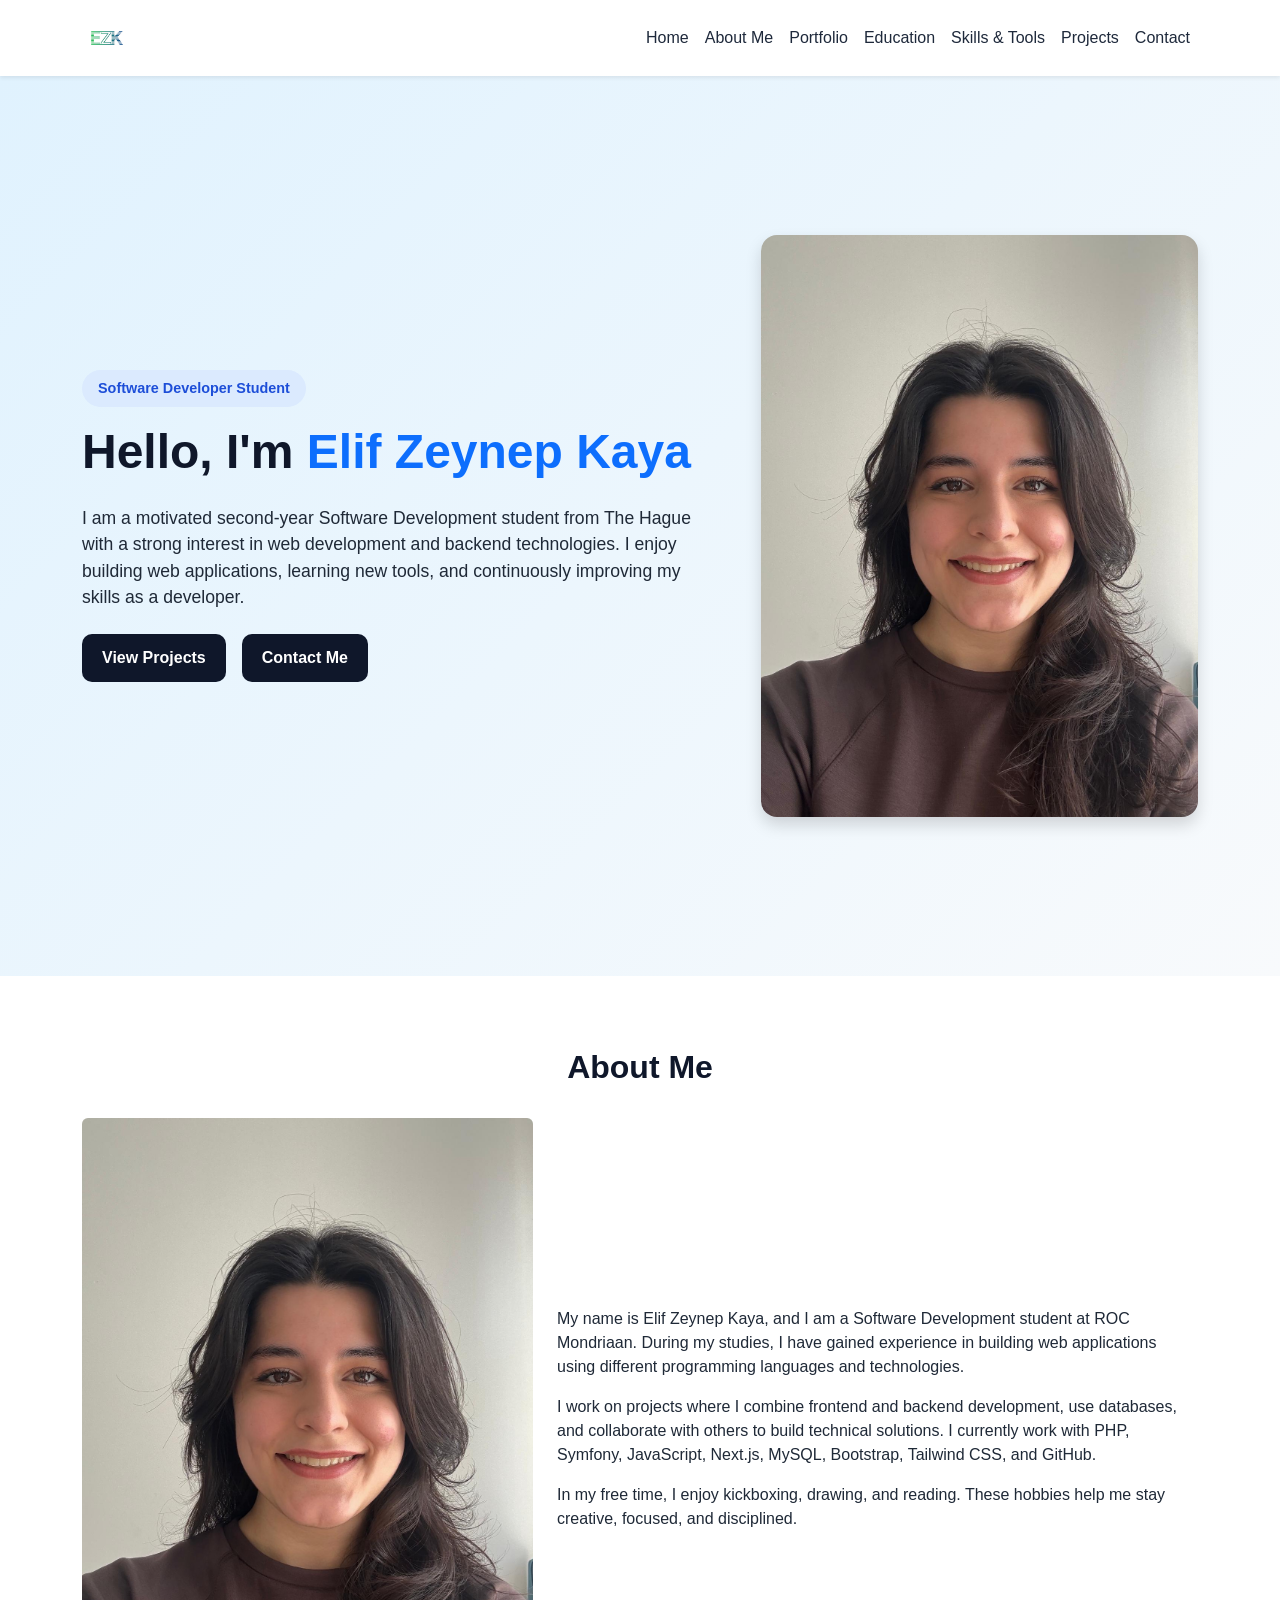
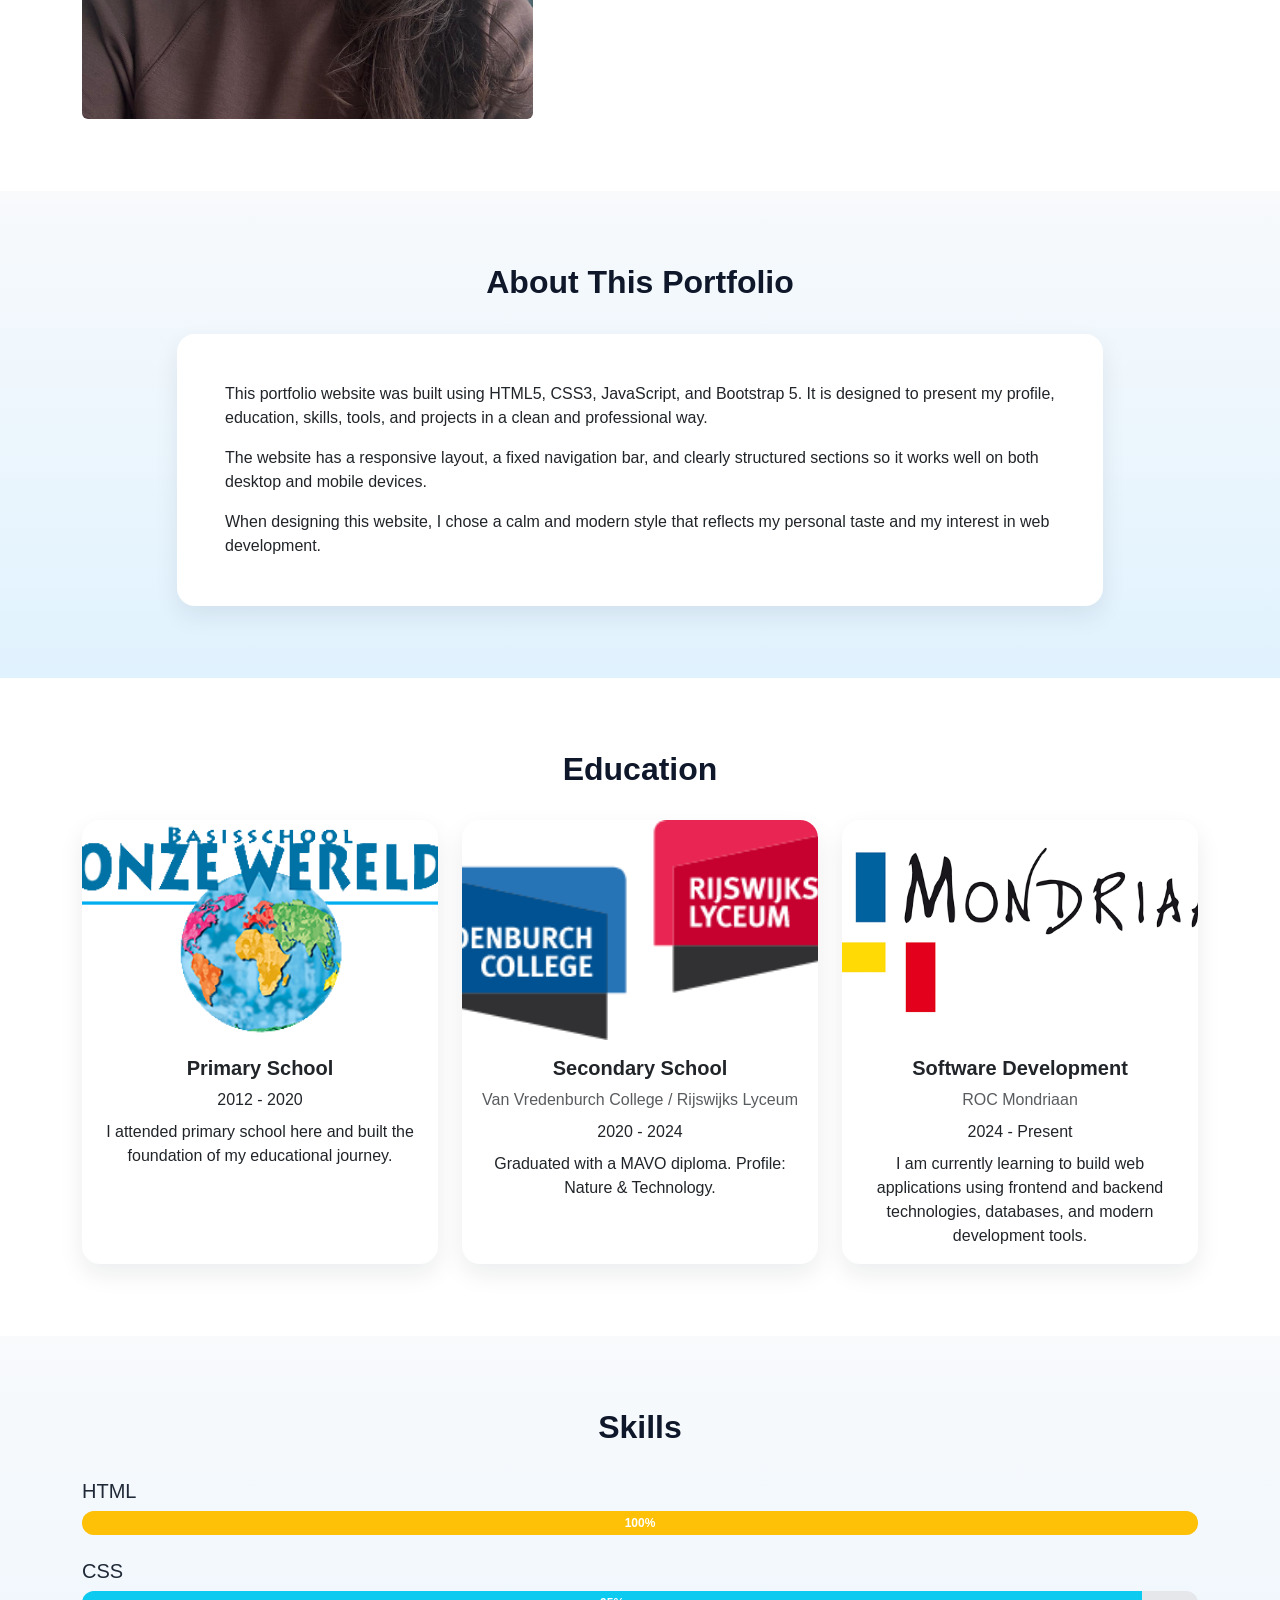
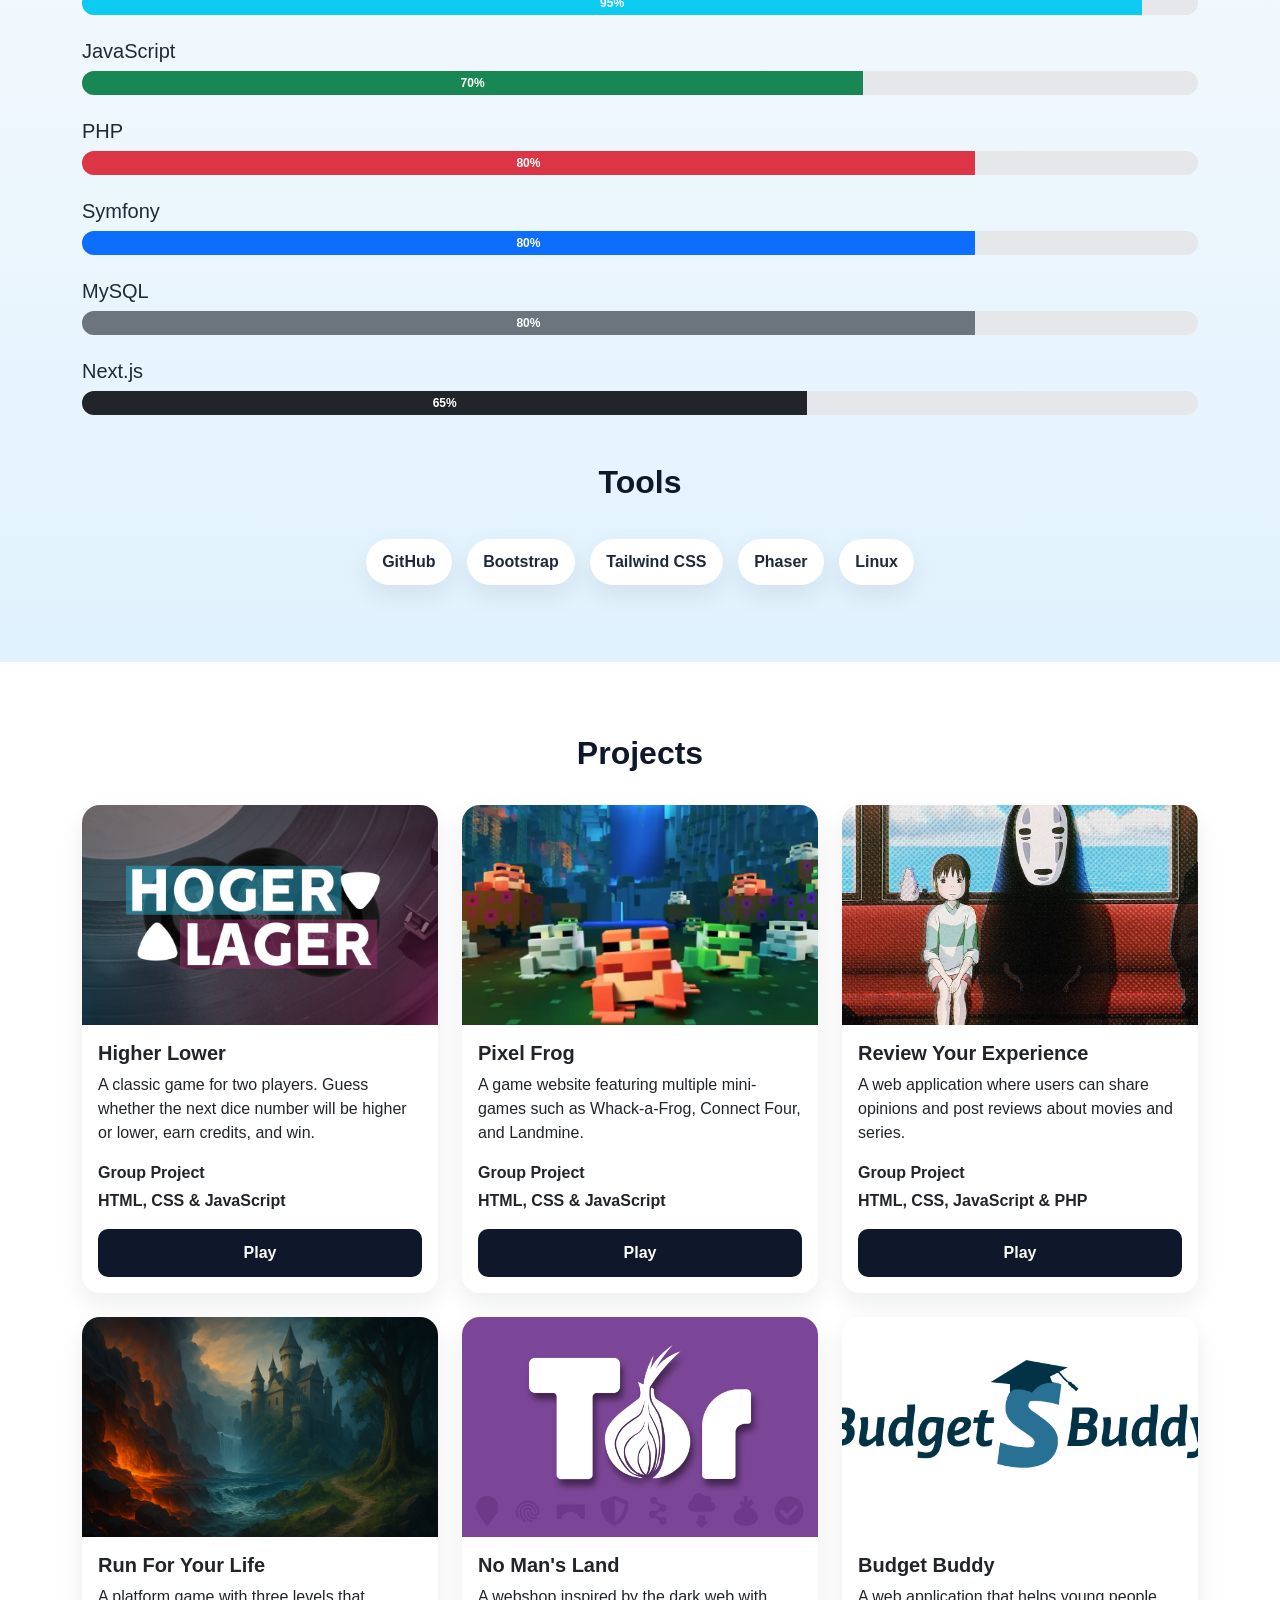
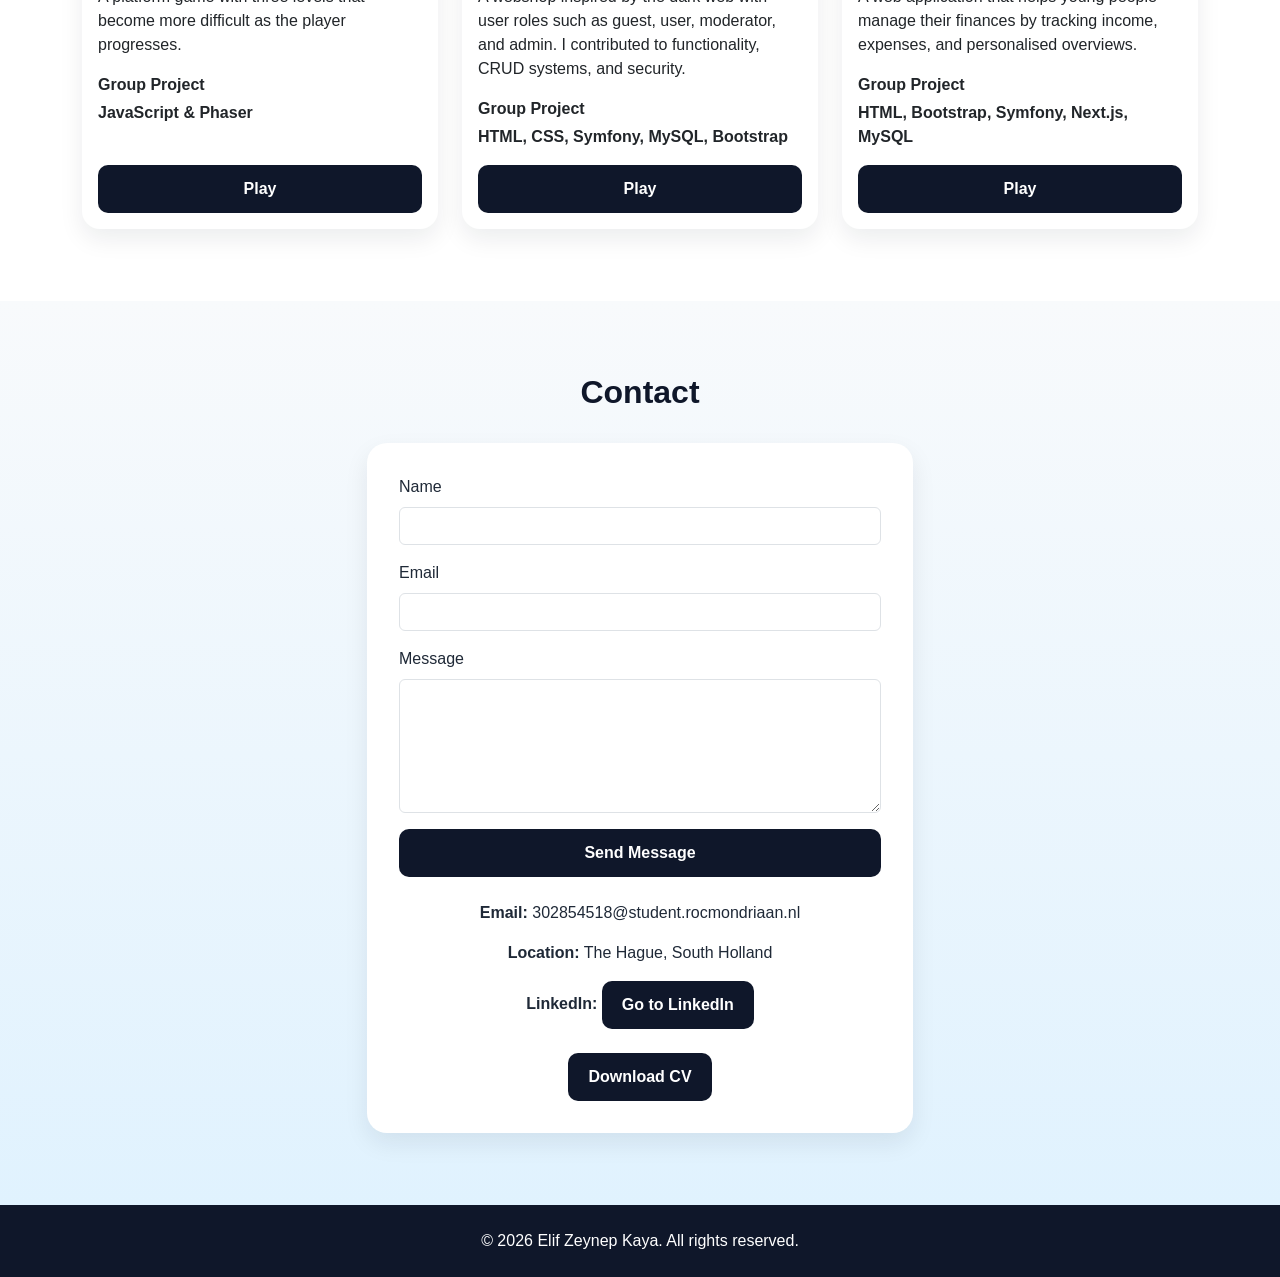
<file: index.html>
<!DOCTYPE html>
<html lang="en">
<head>
  <meta charset="UTF-8" />
  <meta name="viewport" content="width=device-width, initial-scale=1.0" />
  <title>Elif Zeynep Kaya | Portfolio</title>
  <link rel="icon" href="img/favicon.ico" type="image/x-icon" />
  <link href="https://cdn.jsdelivr.net/npm/bootstrap@5.0.2/dist/css/bootstrap.min.css" rel="stylesheet" />
  <link rel="stylesheet" href="css/style.css">
</head>
<body>

<nav class="navbar navbar-expand-lg navbar-light bg-white shadow-sm fixed-top">
  <div class="container">
    <a class="navbar-brand" href="#home">
      <img src="img/ezk2logo.avif" alt="EZ Kaya Logo" height="50" />
    </a>
    <button class="navbar-toggler" type="button" data-bs-toggle="collapse" data-bs-target="#navbarNav" aria-controls="navbarNav" aria-expanded="false" aria-label="Toggle navigation">
      <span class="navbar-toggler-icon"></span>
    </button>
    <div class="collapse navbar-collapse justify-content-end" id="navbarNav">
      <ul class="navbar-nav">
        <li class="nav-item"><a class="nav-link" href="#home">Home</a></li>
        <li class="nav-item"><a class="nav-link" href="#about">About Me</a></li>
        <li class="nav-item"><a class="nav-link" href="#portfolio">Portfolio</a></li>
        <li class="nav-item"><a class="nav-link" href="#education">Education</a></li>
        <li class="nav-item"><a class="nav-link" href="#skills">Skills & Tools</a></li>
        <li class="nav-item"><a class="nav-link" href="#projects">Projects</a></li>
        <li class="nav-item"><a class="nav-link" href="#contact">Contact</a></li>
      </ul>
    </div>
  </div>
</nav>

<header id="home" class="hero">
  <div class="container">
    <div class="row align-items-center g-5">
      <div class="col-lg-7">
        <span class="hero-badge">Software Developer Student</span>
        <h1>Hello, I'm <span class="text-primary">Elif Zeynep Kaya</span></h1>
        <p class="mt-4 mb-4">
          I am a motivated second-year Software Development student from The Hague with a strong interest in web development and backend technologies. I enjoy building web applications, learning new tools, and continuously improving my skills as a developer.
        </p>
        <div class="d-flex flex-wrap gap-3">
          <a href="#projects" class="btn btn-main">View Projects</a>
          <a href="#contact" class="btn btn-main">Contact Me</a>
        </div>
      </div>
      <div class="col-lg-5 text-center">
        <img src="img/image copy 5.png" alt="Elif Zeynep Kaya" class="img-fluid rounded-4 shadow" />
      </div>
    </div>
  </div>
</header>

<section id="about" class="py-5 section-light">
  <div class="container py-4">
    <h2 class="section-title">About Me</h2>
    <div class="row align-items-center">
      <div class="col-md-5">
        <img src="img/image copy 5.png" alt="About Me" class="img-fluid rounded" />
      </div>
      <div class="col-md-7">
        <p>
          My name is Elif Zeynep Kaya, and I am a Software Development student at ROC Mondriaan. During my studies, I have gained experience in building web applications using different programming languages and technologies.
        </p>
        <p>
          I work on projects where I combine frontend and backend development, use databases, and collaborate with others to build technical solutions. I currently work with PHP, Symfony, JavaScript, Next.js, MySQL, Bootstrap, Tailwind CSS, and GitHub.
        </p>
        <p class="mb-0">
          In my free time, I enjoy kickboxing, drawing, and reading. These hobbies help me stay creative, focused, and disciplined.
        </p>
      </div>
    </div>
  </div>
</section>

<section id="portfolio" class="py-5 section-soft">
  <div class="container py-4">
    <h2 class="section-title">About This Portfolio</h2>
    <div class="row justify-content-center">
      <div class="col-lg-10">
        <div class="card p-4 p-md-5">
          <p>
            This portfolio website was built using HTML5, CSS3, JavaScript, and Bootstrap 5. It is designed to present my profile, education, skills, tools, and projects in a clean and professional way.
          </p>
          <p>
            The website has a responsive layout, a fixed navigation bar, and clearly structured sections so it works well on both desktop and mobile devices.
          </p>
          <p class="mb-0">
            When designing this website, I chose a calm and modern style that reflects my personal taste and my interest in web development.
          </p>
        </div>
      </div>
    </div>
  </div>
</section>

<section id="education" class="py-5 section-light">
  <div class="container py-4">
    <h2 class="section-title">Education</h2>
    <div class="row g-4 justify-content-center">
      <div class="col-md-4">
        <div class="card education-card h-100">
          <img src="img/onze_werled.webp" class="card-img-top" alt="Primary School" />
          <div class="card-body text-center">
            <h5 class="fw-bold">Primary School</h5>
            <p class="mb-2">2012 - 2020</p>
            <p class="mb-0">I attended primary school here and built the foundation of my educational journey.</p>
          </div>
        </div>
      </div>

      <div class="col-md-4">
        <div class="card education-card h-100">
          <img src="img/school_logo.png" class="card-img-top" alt="Van Vredenburch College / Rijswijks Lyceum" />
          <div class="card-body text-center">
            <h5 class="fw-bold">Secondary School</h5>
            <p class="text-muted mb-2">Van Vredenburch College / Rijswijks Lyceum</p>
            <p class="mb-2">2020 - 2024</p>
            <p class="mb-0">Graduated with a MAVO diploma. Profile: Nature & Technology.</p>
          </div>
        </div>
      </div>

      <div class="col-md-4">
        <div class="card education-card h-100">
          <img src="img/roc_mondriaan_logo.png" class="card-img-top" alt="ROC Mondriaan" />
          <div class="card-body text-center">
            <h5 class="fw-bold">Software Development</h5>
            <p class="text-muted mb-2">ROC Mondriaan</p>
            <p class="mb-2">2024 - Present</p>
            <p class="mb-0">I am currently learning to build web applications using frontend and backend technologies, databases, and modern development tools.</p>
          </div>
        </div>
      </div>
    </div>
  </div>
</section>

<section id="skills" class="py-5 section-soft">
  <div class="container py-4">
    <h2 class="section-title">Skills</h2>

    <div class="mb-4">
      <h5>HTML</h5>
      <div class="progress">
        <div class="progress-bar bg-warning" style="width: 100%;">100%</div>
      </div>
    </div>

    <div class="mb-4">
      <h5>CSS</h5>
      <div class="progress">
        <div class="progress-bar bg-info" style="width: 95%;">95%</div>
      </div>
    </div>

    <div class="mb-4">
      <h5>JavaScript</h5>
      <div class="progress">
        <div class="progress-bar bg-success" style="width: 70%;">70%</div>
      </div>
    </div>

    <div class="mb-4">
      <h5>PHP</h5>
      <div class="progress">
        <div class="progress-bar bg-danger" style="width: 80%;">80%</div>
      </div>
    </div>

    <div class="mb-4">
      <h5>Symfony</h5>
      <div class="progress">
        <div class="progress-bar bg-primary" style="width: 80%;">80%</div>
      </div>
    </div>

    <div class="mb-4">
      <h5>MySQL</h5>
      <div class="progress">
        <div class="progress-bar bg-secondary" style="width: 80%;">80%</div>
      </div>
    </div>

    <div class="mb-4">
      <h5>Next.js</h5>
      <div class="progress">
        <div class="progress-bar bg-dark" style="width: 65%;">65%</div>
      </div>
    </div>

    <h2 class="section-title mt-5">Tools</h2>
    <div class="text-center">
      <span class="tool-badge">GitHub</span>
      <span class="tool-badge">Bootstrap</span>
      <span class="tool-badge">Tailwind CSS</span>
      <span class="tool-badge">Phaser</span>
      <span class="tool-badge">Linux</span>
    </div>
  </div>
</section>

<section id="projects" class="py-5 section-light">
  <div class="container py-4">
    <h2 class="section-title">Projects</h2>
    <div class="row g-4">
      <div class="col-md-6 col-lg-4">
        <div class="card project-card h-100">
          <img src="img/image copy 3.png" class="card-img-top" alt="Higher Lower Game Logo" />
          <div class="card-body d-flex flex-column">
            <h5 class="card-title fw-bold">Higher Lower</h5>
            <p class="card-text">A classic game for two players. Guess whether the next dice number will be higher or lower, earn credits, and win.</p>
            <p class="mb-1"><strong>Group Project</strong></p>
            <p class="mb-3"><strong>HTML, CSS & JavaScript</strong></p>
            <a href="../hol/index.html" class="btn btn-main mt-auto">Play</a>
          </div>
        </div>
      </div>

      <div class="col-md-6 col-lg-4">
        <div class="card project-card h-100">
          <img src="img/image copy 2.png" class="card-img-top" alt="Pixel Frog Game" />
          <div class="card-body d-flex flex-column">
            <h5 class="card-title fw-bold">Pixel Frog</h5>
            <p class="card-text">A game website featuring multiple mini-games such as Whack-a-Frog, Connect Four, and Landmine.</p>
            <p class="mb-1"><strong>Group Project</strong></p>
            <p class="mb-3"><strong>HTML, CSS & JavaScript</strong></p>
            <a href="../start_pagina/index.html" class="btn btn-main mt-auto">Play</a>
          </div>
        </div>
      </div>

      <div class="col-md-6 col-lg-4">
        <div class="card project-card h-100">
          <img src="img/rye.avif" class="card-img-top" alt="Review Your Experience" />
          <div class="card-body d-flex flex-column">
            <h5 class="card-title fw-bold">Review Your Experience</h5>
            <p class="card-text">A web application where users can share opinions and post reviews about movies and series.</p>
            <p class="mb-1"><strong>Group Project</strong></p>
            <p class="mb-3"><strong>HTML, CSS, JavaScript & PHP</strong></p>
            <a href="../sd24-project-p03-review-your-experience-team-hb-ezk/index.php" class="btn btn-main mt-auto">Play</a>
          </div>
        </div>
      </div>

      <div class="col-md-6 col-lg-4">
        <div class="card project-card h-100">
          <img src="img/Backround-startscreen.png" class="card-img-top" alt="Run For Your Life" />
          <div class="card-body d-flex flex-column">
            <h5 class="card-title fw-bold">Run For Your Life</h5>
            <p class="card-text">A platform game with three levels that become more difficult as the player progresses.</p>
            <p class="mb-1"><strong>Group Project</strong></p>
            <p class="mb-3"><strong>JavaScript & Phaser</strong></p>
            <a href="../runForYourLife/" class="btn btn-main mt-auto">Play</a>
          </div>
        </div>
      </div>

      <div class="col-md-6 col-lg-4">
        <div class="card project-card h-100">
          <img src="img/image copy.png" class="card-img-top" alt="No Man's Land" />
          <div class="card-body d-flex flex-column">
            <h5 class="card-title fw-bold">No Man's Land</h5>
            <p class="card-text">A webshop inspired by the dark web with user roles such as guest, user, moderator, and admin. I contributed to functionality, CRUD systems, and security.</p>
            <p class="mb-1"><strong>Group Project</strong></p>           
            <p class="mb-3"><strong>HTML, CSS, Symfony, MySQL, Bootstrap</strong></p>
            <a href="#" class="btn btn-main mt-auto">Play</a>
          </div>
        </div>
      </div>

      <div class="col-md-6 col-lg-4">
        <div class="card project-card h-100">
          <img src="img/image.png" class="card-img-top" alt="Budget Buddy" />
          <div class="card-body d-flex flex-column">
            <h5 class="card-title fw-bold">Budget Buddy</h5>
            <p class="card-text">A web application that helps young people manage their finances by tracking income, expenses, and personalised overviews.</p>
            <p class="mb-1"><strong>Group Project</strong></p>
            <p class="mb-3"><strong>HTML, Bootstrap, Symfony, Next.js, MySQL</strong></p>
            <a href="#" class="btn btn-main mt-auto">Play</a>
          </div>
        </div>
      </div>
    </div>
  </div>
</section>

<section id="contact" class="py-5 section-soft">
  <div class="container py-4">
    <h2 class="section-title">Contact</h2>
    <div class="row justify-content-center">
      <div class="col-lg-6">
        <div class="contact-box">
          <form>
            <div class="mb-3">
              <label class="form-label">Name</label>
              <input type="text" class="form-control" required>
            </div>
            <div class="mb-3">
              <label class="form-label">Email</label>
              <input type="email" class="form-control" required>
            </div>
            <div class="mb-3">
              <label class="form-label">Message</label>
              <textarea class="form-control" rows="5" required></textarea>
            </div>
            <button type="submit" class="btn btn-main w-100">Send Message</button>
          </form>

          <div class="text-center mt-4">
            <p><strong>Email:</strong> 302854518@student.rocmondriaan.nl</p>
            <p><strong>Location:</strong> The Hague, South Holland</p>
            <p><strong>LinkedIn:</strong> <a href="https://www.linkedin.com/in/elif-k-20955a364/"><button class="btn btn-main mt-auto">Go to LinkedIn</button></a></p>
            <a href="document_cv/Document_4_cv.docx" download class="btn btn-main mt-2">Download CV</a>
          </div>
        </div>
      </div>
    </div>
  </div>
</section>

<footer class="py-4 text-center">
  <p class="mb-0">&copy; 2026 Elif Zeynep Kaya. All rights reserved.</p>
</footer>

<script src="https://cdn.jsdelivr.net/npm/bootstrap@5.0.2/dist/js/bootstrap.bundle.min.js"></script>
</body>
</html>
</file>
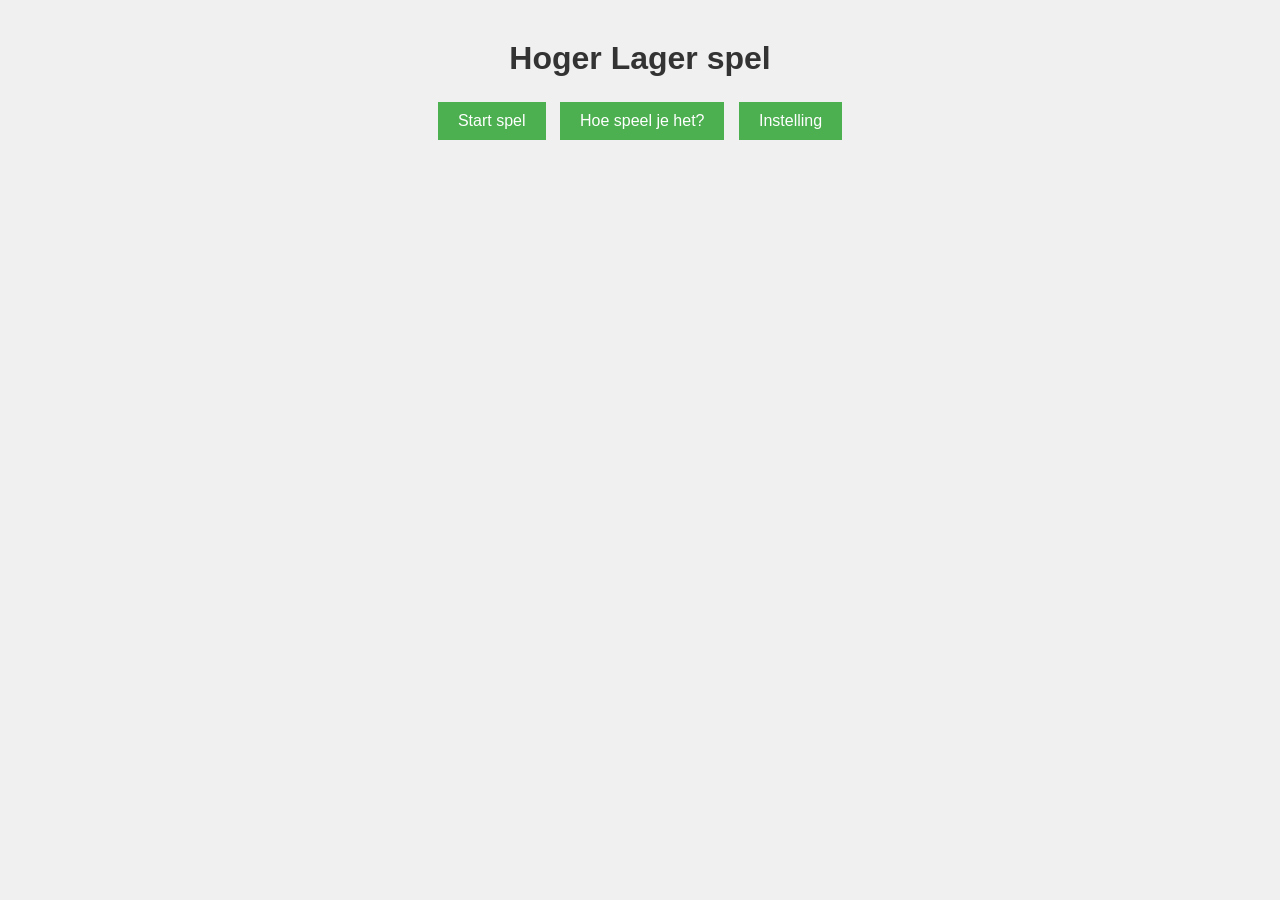
<file: hol/index.html>
<!DOCTYPE html>
<html lang="en">
<head>
    <meta charset="UTF-8">
    <meta name="viewport" content="width=device-width, initial-scale=1.0">
    <title>Hoger Lager spel</title>
    <link rel="stylesheet" href="css/style.css">

</head>
<body>
    <div id="frontPage" class="page">
        <h1>Hoger Lager spel</h1>
        <button onclick="showPage('gamePage')">Start spel</button> <!-- Start spel knop -->
        <button onclick="showPage('howToPlayPage')">Hoe speel je het?</button> <!-- Hoe te spelen knop -->
        <button onclick="showPage('settingsPage')">Instelling</button> <!-- Instellingen knop -->
    </div>
    <div id="gamePage" class="page">
        <h2>2 Spelers Hoger Lager</h2>
        <div id="diceGame">
            <div class="dice" id="dice1">1</div> <!-- Dobbelsteen 1 -->
            <div class="dice" id="dice2">1</div> <!-- Dobbelsteen 2 -->
        </div>
        <div id="currentGuess">Is het volgende getal Hoger of Lager?</div> <!-- Huidige gok tekst -->
        <div id="scoreBoard">
            <h3>Credits</h3>
            <p>Speler 1: <span id="player1Score">0</span></p> <!-- Score voor Speler 1 -->
            <p>Speler 2: <span id="player2Score">0</span></p> <!-- Score voor Speler 2 -->
        </div>
        <button id="rollButton">Roll Dobbelsteen</button> <!-- Rol dobbelsteen knop -->
        <button id="higherButton" class="hidden">Hoger</button> <!-- Hoger knop -->
        <button id="lowerButton" class="hidden">Lager</button> <!-- Lager knop -->
        <div id="result"></div> <!-- Resultaat weergave -->
        <div id="winnerMessage"></div> <!-- Winnaar boodschap -->
        <div id="finalWinner"></div> <!-- Finale winnaar boodschap -->
        <button onclick="showPage('frontPage')">Terug naar menu</button> <!-- Terug naar menu knop -->
    </div>
    <div id="howToPlayPage" class="page">
        <h2>Hoe speel je het?</h2>
        <p>Speler 1 gooit de dobbelsteen en gaat gokken of het volgende getal hoger of lager is dan het huidige getal. Als je het goed hebt geraden, blijf je aan de beurt. Zodra de speler het fout heeft geraden, is de volgende speler aan de beurt. De speler met 10 punten wint! Succes!</p>
        <button onclick="showPage('frontPage')">Terug naar menu</button> <!-- Terug naar menu knop -->
    </div>
    <div id="settingsPage" class="page">
        <h2>Instellingen</h2>
        <button onclick="showPage('frontPage')">Terug naar menu</button> <!-- Terug naar menu knop -->
    </div>
    <script src="js/script.js"></script>
</body>
</html>
</file>
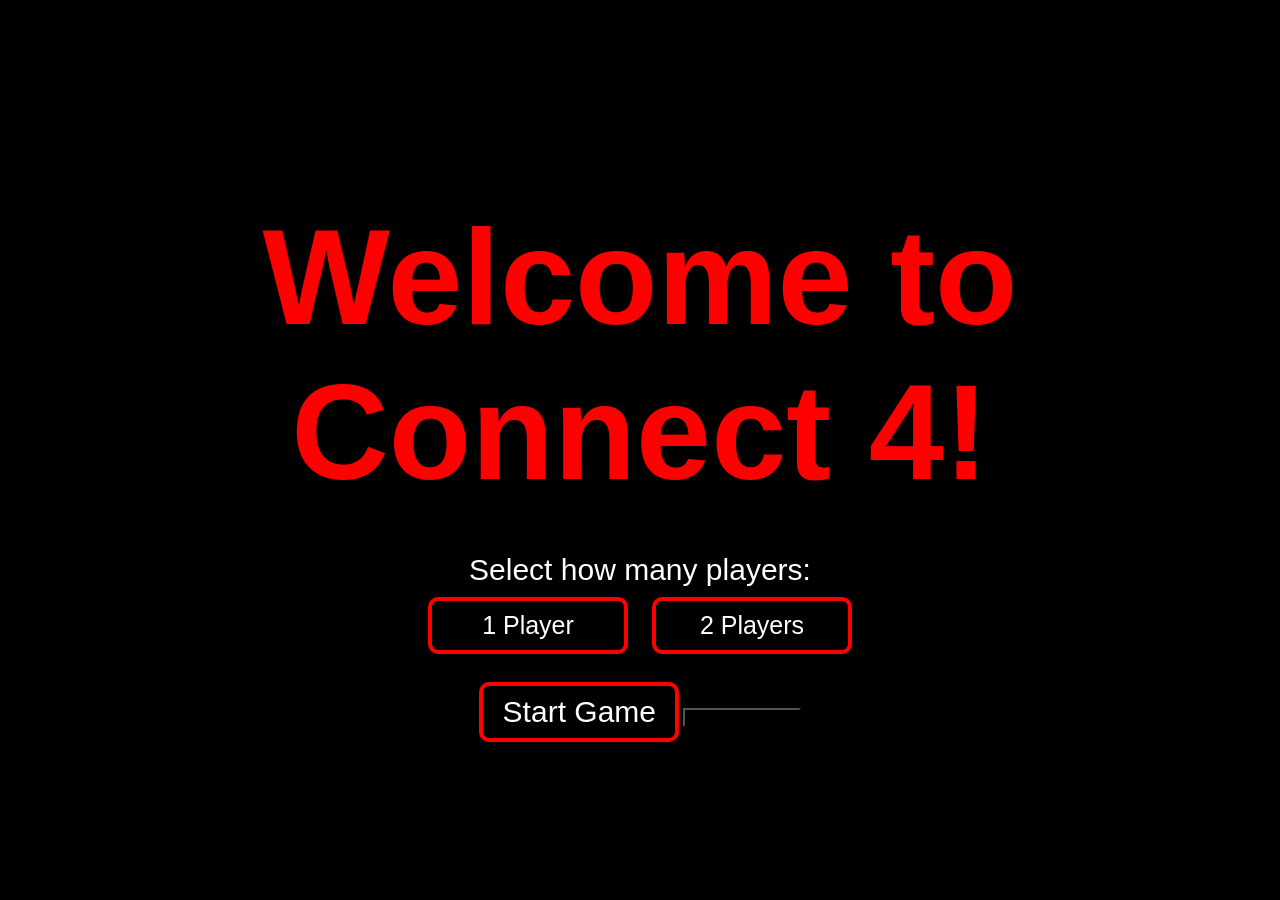
<file: start pagina/connect-4/hp.html>
<!DOCTYPE html>
<html lang="en">
<head>
    <meta charset="UTF-8">
    <meta name="viewport" content="width=device-width, initial-scale=1.0">
    <title>Home Page</title>
    <link rel="stylesheet" href="css/hp.css">
    <link href="https://fonts.cdnfonts.com/css/bloody" rel="stylesheet">
</head>
<body>
    <div class="container">
        <h1>Welcome to Connect 4!</h1>
        <div class="name">
            <h2 id="myH2"></h2><br>
            <h3 class="myH3" id="myH3">To start the game, select the game mode and fill in your names.</h3>
            
            <label class="select">Select how many players:</label><br>
            <button id="1PlayerBtn" class="selectPlayerBtn">1 Player</button>
            <button id="2PlayersBtn" class="selectPlayerBtn">2 Players</button><br><br>

            <div id="fillInYourName">
                <label id="player1Label" class="nameLabel">Enter Player 1 Name:</label>
                <input type="text" id="player1Name" placeholder="Enter Player 1 name"><br><br>

                <div id="player2Section">
                    <label id="player2Label" class="nameLabel">Enter Player 2 Name:</label>
                    <input type="text" id="player2Name" placeholder="Enter Player 2 name"><br><br>
                </div>

                <button id="submitNamesBtn">Submit</button><br><br>
                <p id="error-message" class="error-message"></p>
            </div>
        </div>

        <div class="btn-box">
            <button class="start-game" id="start-game" onclick="window.location.href='game.html';" disabled>Start Game</button>
            <button class="goBackToTheHomepage" onclick="goBackToTheHomepage()">Back to Homepage</button>


        </div>
    </div>
    <script src="js/hp.js"></script>
</body>
</html>
</file>
<file: css/style.css>
:root {
  --primary-color: #0f172a;
  --secondary-color: #1e293b;
  --accent-color: #0ea5e9;
  --light-bg: #f8fafc;
  --section-bg: #e0f2fe;
  --card-shadow: 0 10px 25px rgba(15, 23, 42, 0.08);
}

html {
  scroll-behavior: smooth;
}

body {
  background-color: var(--light-bg);
  color: #1f2937;
  font-family: Arial, Helvetica, sans-serif;
  padding-top: 76px;
}

.navbar {
  background-color: rgba(255, 255, 255, 0.96) !important;
  backdrop-filter: blur(8px);
}

.nav-link {
  font-weight: 500;
  color: var(--secondary-color) !important;
}

.nav-link:hover {
  color: var(--accent-color) !important;
}

.hero {
  min-height: 100vh;
  display: flex;
  align-items: center;
  background: linear-gradient(135deg, #e0f2fe 0%, #f8fafc 100%);
}

.hero-badge {
  display: inline-block;
  padding: 0.5rem 1rem;
  background-color: #dbeafe;
  color: #1d4ed8;
  border-radius: 999px;
  font-size: 0.9rem;
  font-weight: 600;
  margin-bottom: 1rem;
}

.hero h1 {
  font-size: 3rem;
  font-weight: 700;
  color: var(--primary-color);
}

.hero p {
  font-size: 1.1rem;
  max-width: 700px;
}

.section-title {
  font-size: 2rem;
  font-weight: 700;
  color: var(--primary-color);
  margin-bottom: 2rem;
  text-align: center;
}

.section-light {
  background-color: white;
}

.section-soft {
  background: linear-gradient(180deg, #f8fafc 0%, #e0f2fe 100%);
}

.card {
  border: none;
  border-radius: 18px;
  box-shadow: var(--card-shadow);
  overflow: hidden;
  height: 100%;
}

.project-card img,
.education-card img {
  height: 220px;
  object-fit: cover;
}

.progress {
  height: 24px;
  border-radius: 999px;
  background-color: #e5e7eb;
}

.progress-bar {
  font-weight: 700;
}

.tool-badge {
  display: inline-block;
  background: white;
  padding: 0.7rem 1rem;
  margin: 0.35rem;
  border-radius: 999px;
  box-shadow: var(--card-shadow);
  font-weight: 600;
  color: var(--secondary-color);
}

.btn-main {
  background-color: var(--primary-color);
  border: none;
  color: white;
  padding: 0.75rem 1.25rem;
  border-radius: 10px;
  font-weight: 600;
}

.btn-main:hover {
  background-color: #111827;
  color: white;
}

.contact-box {
  background: white;
  border-radius: 20px;
  box-shadow: var(--card-shadow);
  padding: 2rem;
}

footer {
  background: var(--primary-color);
  color: white;
}

@media (max-width: 768px) {
  .hero h1 {
    font-size: 2.2rem;
  }

  .project-card img,
  .education-card img {
    height: 180px;
  }
}
</file>
<file: hol/css/style.css>
body {
    background-color: #f0f0f0; /* Achtergrondkleur van de pagina */
    font-family: Arial, sans-serif; /* Lettertype van de pagina */
    text-align: center; /* Tekst centreren */
    margin: 0; /* Geen marge */
    padding: 20px; /* Padding rondom de pagina */
}
h1, h2, button {
    margin: 20px; /* Ruimte rond kopjes en knoppen */
    color: #333; /* Kleur van de tekst */
}
.page {
    display: none; /* Pagina's zijn standaard verborgen */
}
#frontPage {
    display: block; /* Beginpagina is zichtbaar */
}
button {
    background-color: #4CAF50; /* Kleur van de knoppen */
    border: none; /* Geen rand */
    padding: 10px 20px; /* Padding binnen de knoppen */
    font-size: 16px; /* Lettergrootte */
    cursor: pointer; /* Cursor verandert bij hover */
    color: white; /* Kleur van de tekst op de knoppen */
    margin: 5px; /* Ruimte tussen knoppen */
}
button:hover {
    background-color: #45a049; /* Kleur van de knop bij hover */
}
#diceGame {
    margin-top: 20px; /* Ruimte boven het dobbelspel */
}
.dice {
    width: 60px; /* Breedte van de dobbelstenen */
    height: 60px; /* Hoogte van de dobbelstenen */
    margin: 20px; /* Ruimte rond de dobbelstenen */
    background-color: #fff; /* Achtergrondkleur van dobbelstenen */
    border: 2px solid #333; /* Rand van dobbelstenen */
    display: inline-block; /* Dobbelstenen naast elkaar */
    font-size: 30px; /* Lettergrootte van de dobbelstenen */
    line-height: 60px; /* Verticaal centreren van de tekst in dobbelstenen */
}
#winnerMessage {
    font-size: 20px; /* Grootte van de winnaar boodschap */
    color: red; /* Kleur van de winnaar boodschap */
    display: none; /* Standaard verborgen */
}
#finalWinner {
    font-size: 24px; /* Grootte van de finale winnaar boodschap */
    color: blue; /* Kleur van de finale winnaar boodschap */
    display: none; /* Standaard verborgen */
}
#currentGuess {
    margin-top: 10px; /* Ruimte boven de huidige gok tekst */
}
</file>
<file: start pagina/connect-4/css/hp.css>
* {
    margin: 0;
    padding: 0;
    background-color: black;
}

@import url('https://fonts.cdnfonts.com/css/bloody');

h1 {
    color: red;
    font-family: 'Bloody', sans-serif;
    font-size: 135px;
    text-align: center;
    margin-top: 200px;
}

#myH2 {
    font-family: 'Bloody', sans-serif;
    font-size: 45px;
    text-align: center;
    color: white;
    margin: 25px;
}

#myH3 {
    font-family: 'Bloody', sans-serif;
    font-size: 25px;
    color: white;
    text-align: center;
    margin: 20px;
    display: none;
}

#player1Name, #player2Name {
    font-family: 'Bloody', sans-serif;
    font-size: 25px;
    color: white;
    background-color: black;
    border: 4px solid red;
    border-radius: 10px;
    padding: 10px;
    width: 300px;
    box-shadow: red;
    margin: 10px;
}

#player1Name::placeholder, #player2Name::placeholder {
    color: white;
}

#player1Label, #player2Label {
    font-family: 'Bloody', sans-serif;
    font-size: 30px;
    color: white;
    text-align: center;
}

.selectPlayerBtn {
    font-family: 'Bloody', sans-serif;
    font-size: 25px;
    color: white;
    background-color: black;
    border: 4px solid red;
    border-radius: 10px;
    padding: 10px;
    width: 200px;
    box-shadow: red;
    margin: 10px;
    cursor: pointer;
}

.selectPlayerBtn:hover {
    background-color: red;
    color: black;
}

.start-game {
    font-size: 30px;
    width: 200px;
    height: 60px;
    color: white;
    font-family: 'Bloody', sans-serif;
    border: 4px solid red;
    border-radius: 10px;
    background-color: black;
    box-shadow: red;
    cursor: pointer;
}

.start-game:hover {
    background-color: red;
    color: black;
}

.container {
    text-align: center;
}

#submitNamesBtn {
    font-family: 'Bloody', sans-serif;
    font-size: 30px;
    color: white;
    background-color: black;
    border: 4px solid red;
    border-radius: 10px;
    padding: 10px;
    width: 150px;
    box-shadow: red;
    cursor: pointer;
}

#submitNamesBtn:hover {
    background-color: red;
    color: black;
}

::placeholder {
    color: white;
}


.myH3 {
    font-family: 'Bloody', sans-serif;
    font-size: 25px;
    color: white;
    text-align: center;
    margin: 20px ;
    display: none;
}

#myText {
    font-family: 'Bloody', sans-serif;
    font-size: 30px;
    color: white;
    background-color: black;
    border: 4px solid red;
    border-radius: 10px;
    padding: 10px;
    width: 300px;
    box-shadow: red;
    cursor: pointer;
    
}

#myText:hover {
    background-color: red; 
    color: black; 
}

.start-game {
    font-size: 30px;
    width: 200px;
    height: 60px;
    color: white;
    font-family: 'Bloody', sans-serif;
    border: 4px solid red;
    border-radius: 10px;
    background-color: black;
    box-shadow: red, ;
    cursor: pointer;
}

.start-game:hover {
    background-color: red; 
    color: black; 
}

.container {
    text-align: center;
}
    
#mySubmit {
    font-family: 'Bloody', sans-serif;
    font-size: 30px;
    color: white;
    background-color: black;
    border: 4px solid red;
    border-radius: 10px;
    padding: 10px;
    width: 150px;
    box-shadow: red;
    cursor: pointer;
    
}

#mySubmit:hover {
    background-color: red; 
    color: black; 
}

::placeholder {
    color: white;
}

.select {
    font-family: 'Bloody', sans-serif;
    font-size: 30px;
    color: white;

}

.error-message {
    color: red;
    font-family: 'Bloody', sans-serif;
    font-size: 20px;
    text-align: center;
    margin-top: 10px;
    display: none; 
}

#fillInYourName {
    display: none;
}

#player2Section {
    display: none;
}


.goBackToTheHompage {
    font-size: 30px;
    width: 400px;
    height: 60px;
    color: white;
    font-family: 'Bloody', sans-serif;
    border: 4px solid red;
    border-radius: 10px;
    background-color: red;
    box-shadow: black;
    cursor: pointer;
    position: absolute;
    top: 50px;
    left: 50px;
}

.goBackToTheHompage:hover {
    background-color: black;
    color: red;
}
</file>
